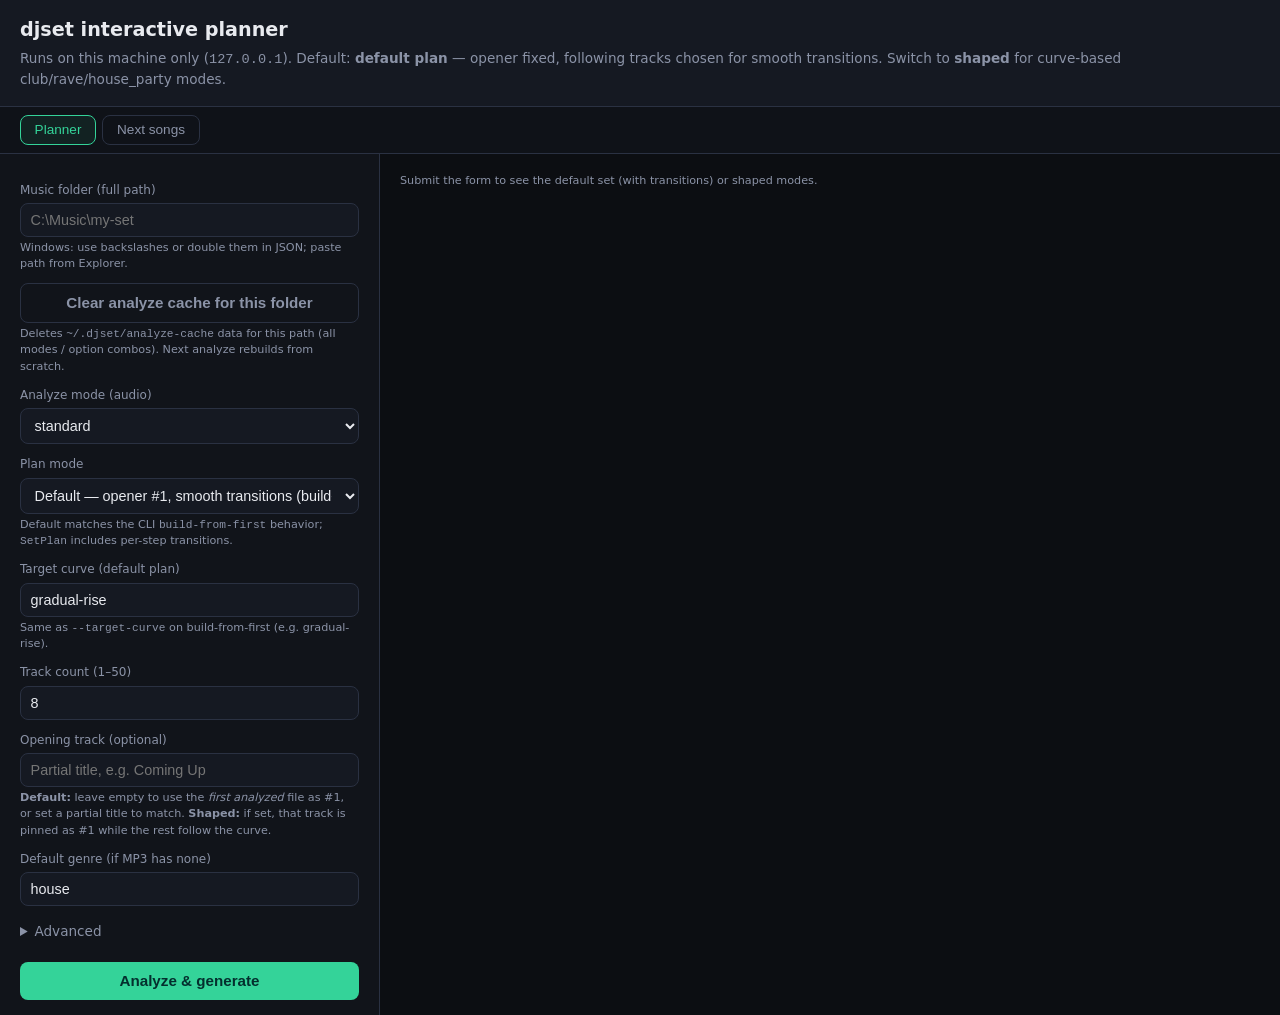
<file: viewer/interactive/index.html>
<!DOCTYPE html>
<html lang="en">
  <head>
    <meta charset="UTF-8" />
    <meta name="viewport" content="width=device-width, initial-scale=1" />
    <title>djset — interactive planner</title>
    <style>
      :root {
        --bg: #0c0e12;
        --panel: #151922;
        --border: #2a3142;
        --text: #e8eaef;
        --muted: #8b93a7;
        --accent: #34d399;
        --err: #f87171;
        --font: "Segoe UI", system-ui, sans-serif;
      }
      * {
        box-sizing: border-box;
      }
      body {
        margin: 0;
        font-family: var(--font);
        background: var(--bg);
        color: var(--text);
        line-height: 1.45;
        min-height: 100vh;
      }
      header {
        padding: 1rem 1.25rem;
        border-bottom: 1px solid var(--border);
        background: var(--panel);
      }
      header h1 {
        margin: 0;
        font-size: 1.2rem;
      }
      header p {
        margin: 0.35rem 0 0;
        color: var(--muted);
        font-size: 0.85rem;
      }
      .layout {
        display: grid;
        grid-template-columns: minmax(280px, 380px) 1fr;
        gap: 0;
        min-height: calc(100vh - 72px);
      }
      @media (max-width: 900px) {
        .layout {
          grid-template-columns: 1fr;
        }
      }
      aside {
        border-right: 1px solid var(--border);
        padding: 1rem 1.25rem;
        background: #11141a;
      }
      main {
        padding: 1rem 1.25rem;
        overflow: auto;
      }
      label {
        display: block;
        font-size: 0.75rem;
        color: var(--muted);
        margin: 0.75rem 0 0.25rem;
      }
      input[type="text"],
      input[type="number"],
      select {
        width: 100%;
        padding: 0.5rem 0.6rem;
        border-radius: 8px;
        border: 1px solid var(--border);
        background: var(--panel);
        color: var(--text);
        font-size: 0.9rem;
      }
      .hint {
        font-size: 0.7rem;
        color: var(--muted);
        margin-top: 0.2rem;
      }
      .btn {
        margin-top: 1.25rem;
        width: 100%;
        padding: 0.65rem 1rem;
        border: none;
        border-radius: 8px;
        background: var(--accent);
        color: #042f2e;
        font-weight: 700;
        cursor: pointer;
        font-size: 0.95rem;
      }
      .btn:disabled {
        opacity: 0.5;
        cursor: not-allowed;
      }
      .btn.outline {
        margin-top: 0.65rem;
        background: transparent;
        border: 1px solid var(--border);
        color: var(--muted);
        font-weight: 600;
      }
      .btn.outline:hover:not(:disabled) {
        border-color: var(--accent);
        color: var(--accent);
      }
      details {
        margin-top: 1rem;
        font-size: 0.85rem;
        color: var(--muted);
      }
      .status {
        margin-top: 0.75rem;
        padding: 0.6rem;
        border-radius: 8px;
        font-size: 0.8rem;
        background: var(--panel);
        border: 1px solid var(--border);
      }
      .status.error {
        border-color: #7f1d1d;
        color: var(--err);
      }
      .meta {
        display: flex;
        flex-wrap: wrap;
        gap: 0.75rem;
        font-size: 0.8rem;
        color: var(--muted);
        margin-bottom: 1rem;
      }
      .tabs {
        display: flex;
        gap: 0.4rem;
        flex-wrap: wrap;
        margin-bottom: 0.75rem;
      }
      .tab {
        padding: 0.4rem 0.85rem;
        border-radius: 8px;
        border: 1px solid var(--border);
        background: transparent;
        color: var(--muted);
        cursor: pointer;
        font-size: 0.85rem;
      }
      .tab.active {
        border-color: var(--accent);
        color: var(--accent);
        background: rgba(52, 211, 153, 0.08);
      }
      .hidden {
        display: none !important;
      }
      table {
        width: 100%;
        border-collapse: collapse;
        font-size: 0.8rem;
        background: var(--panel);
        border: 1px solid var(--border);
        border-radius: 8px;
        overflow: hidden;
      }
      th,
      td {
        padding: 0.45rem 0.55rem;
        text-align: left;
        border-bottom: 1px solid var(--border);
      }
      th {
        color: var(--muted);
        font-weight: 600;
      }
      .num {
        text-align: right;
        font-variant-numeric: tabular-nums;
      }
      h2 {
        font-size: 1rem;
        margin: 1rem 0 0.5rem;
        color: var(--accent);
      }
      a {
        color: var(--accent);
      }
      .app-nav {
        display: flex;
        gap: 0.4rem;
        flex-wrap: wrap;
        padding: 0.5rem 1.25rem;
        border-bottom: 1px solid var(--border);
        background: #0f1218;
      }
      textarea {
        width: 100%;
        min-height: 5rem;
        padding: 0.5rem 0.6rem;
        border-radius: 8px;
        border: 1px solid var(--border);
        background: var(--panel);
        color: var(--text);
        font-size: 0.85rem;
        font-family: var(--font);
      }
    </style>
  </head>
  <body>
    <header>
      <h1>djset interactive planner</h1>
      <p>
        Runs on this machine only (<code>127.0.0.1</code>). Default: <strong>default plan</strong> — opener fixed, following tracks chosen for
        smooth transitions. Switch to <strong>shaped</strong> for curve-based club/rave/house_party modes.
      </p>
    </header>
    <nav class="app-nav" aria-label="Main">
      <button type="button" class="tab active" id="navPlanner" data-page="planner">Planner</button>
      <button type="button" class="tab" id="navNext" data-page="next">Next songs</button>
    </nav>
    <div id="pagePlanner">
    <div class="layout">
      <aside>
        <form id="form">
          <label for="musicDir">Music folder (full path)</label>
          <input type="text" id="musicDir" name="musicDir" placeholder="C:\Music\my-set" required autocomplete="off" />
          <div class="hint">Windows: use backslashes or double them in JSON; paste path from Explorer.</div>
          <button type="button" class="btn outline" id="btnClearCachePlanner">Clear analyze cache for this folder</button>
          <div class="hint">Deletes <code>~/.djset/analyze-cache</code> data for this path (all modes / option combos). Next analyze rebuilds from scratch.</div>

          <label for="analyzerMode">Analyze mode (audio)</label>
          <select id="analyzerMode" name="analyzerMode">
            <option value="standard">standard</option>
            <option value="rekordbox-like">rekordbox-like</option>
          </select>

          <label for="planMode">Plan mode</label>
          <select id="planMode" name="planMode">
            <option value="default" selected>Default — opener #1, smooth transitions (build-from-first)</option>
            <option value="shaped">Shaped — curve modes (club / rave / house_party)</option>
          </select>
          <div class="hint" id="planModeHint">
            Default matches the CLI <code>build-from-first</code> behavior; <code>SetPlan</code> includes per-step transitions.
          </div>

          <div id="defaultOptions">
            <label for="targetCurve">Target curve (default plan)</label>
            <input type="text" id="targetCurve" name="targetCurve" value="gradual-rise" autocomplete="off" />
            <div class="hint">Same as <code>--target-curve</code> on build-from-first (e.g. gradual-rise).</div>
          </div>

          <div id="shapedOptions" class="hidden">
            <label for="shapeModes">Set-shape mode(s)</label>
            <select id="shapeModes" name="shapeModes">
              <option value="all">all (club, rave, house_party)</option>
              <option value="club">club</option>
              <option value="rave">rave</option>
              <option value="house_party">house_party</option>
            </select>
          </div>

          <label for="count">Track count (1–50)</label>
          <input type="number" id="count" name="count" min="1" max="50" value="8" />

          <label for="firstTrackTitle">Opening track (optional)</label>
          <input type="text" id="firstTrackTitle" name="firstTrackTitle" placeholder="Partial title, e.g. Coming Up" autocomplete="off" />
          <div class="hint" id="openingHint">
            <strong>Default:</strong> leave empty to use the <em>first analyzed</em> file as #1, or set a partial title to match.
            <strong>Shaped:</strong> if set, that track is pinned as #1 while the rest follow the curve.
          </div>

          <label for="defaultGenre">Default genre (if MP3 has none)</label>
          <input type="text" id="defaultGenre" name="defaultGenre" value="house" />

          <details>
            <summary>Advanced</summary>
            <label for="analyzeWorkers">Parallel workers (1–32)</label>
            <input type="number" id="analyzeWorkers" name="analyzeWorkers" min="1" max="32" value="4" />
            <label for="pythonCmd">Python command</label>
            <input type="text" id="pythonCmd" name="pythonCmd" value="python" />
            <label for="analyzerScript">Analyzer script path</label>
            <input type="text" id="analyzerScript" name="analyzerScript" value="python/audio_analyzer.py" />
            <label for="style">Planner style label (optional)</label>
            <input type="text" id="style" name="style" placeholder="tech-house" />
            <label class="checkbox-label"><input type="checkbox" id="reanalyze" name="reanalyze" /> Force re-analyze (ignore per-file cache; still writes under ~/.djset/analyze-cache)</label>
          </details>

          <button type="submit" class="btn" id="submitBtn">Analyze &amp; generate</button>
        </form>
        <div id="status" class="status hidden"></div>
      </aside>
      <main>
        <div id="empty" class="hint">Submit the form to see the default set (with transitions) or shaped modes.</div>
        <div id="results" class="hidden"></div>
      </main>
    </div>
    </div>

    <div id="pageNext" class="hidden">
      <div class="layout">
        <aside>
          <form id="formNext">
            <p class="hint" style="margin: 0 0 0.75rem; font-size: 0.8rem; color: var(--text)">
              Uses the same transition scorer as the planner, then biases ranks by crowd intent.
            </p>
            <label for="nsMusicDir">Music folder (full path)</label>
            <input type="text" id="nsMusicDir" name="nsMusicDir" placeholder="C:\Music\my-set" required autocomplete="off" />
            <button type="button" class="btn outline" id="btnClearCacheNext">Clear analyze cache for this folder</button>
            <div class="hint">Same as planner: removes cached JSON + per-file Python features for this library path.</div>

            <label for="nsAnalyzerMode">Analyze mode (audio)</label>
            <select id="nsAnalyzerMode" name="nsAnalyzerMode">
              <option value="standard">standard</option>
              <option value="rekordbox-like">rekordbox-like</option>
            </select>

            <label for="nsCurrentTitle">Current track (partial title)</label>
            <input type="text" id="nsCurrentTitle" name="nsCurrentTitle" placeholder="e.g. Coming Up" required autocomplete="off" />

            <label for="nsCandidateTitles">Candidate tracks (optional)</label>
            <textarea id="nsCandidateTitles" name="nsCandidateTitles" placeholder="One partial title per line. Leave empty to use every other track in the folder."></textarea>
            <div class="hint">Empty = all analyzed tracks except the current one.</div>

            <label for="nsIntent">Crowd intent</label>
            <select id="nsIntent" name="nsIntent">
              <option value="uplift">Uplift — higher energy, room lift</option>
              <option value="chill">Chill — softer, smoother</option>
              <option value="groovy">Groovy — similar energy, flow</option>
            </select>

            <label for="nsNumRecs">Number of recommendations (1–20)</label>
            <input type="number" id="nsNumRecs" name="nsNumRecs" min="1" max="20" value="5" />

            <label for="nsDefaultGenre">Default genre (if MP3 has none)</label>
            <input type="text" id="nsDefaultGenre" name="nsDefaultGenre" value="house" />

            <details>
              <summary>Advanced</summary>
              <label for="nsAnalyzeWorkers">Parallel workers (1–32)</label>
              <input type="number" id="nsAnalyzeWorkers" name="nsAnalyzeWorkers" min="1" max="32" value="4" />
              <label for="nsPythonCmd">Python command</label>
              <input type="text" id="nsPythonCmd" name="nsPythonCmd" value="python" />
              <label for="nsAnalyzerScript">Analyzer script path</label>
              <input type="text" id="nsAnalyzerScript" name="nsAnalyzerScript" value="python/audio_analyzer.py" />
              <label class="checkbox-label"><input type="checkbox" id="nsReanalyze" name="nsReanalyze" /> Force re-analyze</label>
            </details>

            <button type="submit" class="btn" id="nsSubmitBtn">Analyze &amp; rank next songs</button>
          </form>
          <div id="nsStatus" class="status hidden"></div>
        </aside>
        <main>
          <div id="nsEmpty" class="hint">Submit the form to see ranked recommendations.</div>
          <div id="nsResults" class="hidden"></div>
        </main>
      </div>
    </div>

    <script>
      (function () {
        var form = document.getElementById("form");
        var statusEl = document.getElementById("status");
        var results = document.getElementById("results");
        var empty = document.getElementById("empty");
        var submitBtn = document.getElementById("submitBtn");
        var planModeEl = document.getElementById("planMode");
        var defaultOptions = document.getElementById("defaultOptions");
        var shapedOptions = document.getElementById("shapedOptions");
        var pagePlanner = document.getElementById("pagePlanner");
        var pageNext = document.getElementById("pageNext");
        var navPlanner = document.getElementById("navPlanner");
        var navNext = document.getElementById("navNext");

        function setAppPage(name) {
          var isPlanner = name === "planner";
          pagePlanner.classList.toggle("hidden", !isPlanner);
          pageNext.classList.toggle("hidden", isPlanner);
          navPlanner.classList.toggle("active", isPlanner);
          navNext.classList.toggle("active", !isPlanner);
        }
        navPlanner.addEventListener("click", function () {
          setAppPage("planner");
        });
        navNext.addEventListener("click", function () {
          setAppPage("next");
        });

        function syncPlanModeUi() {
          var isDefault = planModeEl.value === "default";
          defaultOptions.classList.toggle("hidden", !isDefault);
          shapedOptions.classList.toggle("hidden", isDefault);
        }
        planModeEl.addEventListener("change", syncPlanModeUi);
        syncPlanModeUi();

        function esc(s) {
          if (s == null) return "";
          var d = document.createElement("div");
          d.textContent = String(s);
          return d.innerHTML;
        }

        function formatBpm(t) {
          if (t == null || t.bpm == null || t.bpm === "") return "—";
          var b = Number(t.bpm);
          if (!isFinite(b) || b <= 0) return "—";
          return String(Math.round(b * 10) / 10);
        }

        function formatGenre(t) {
          if (t == null) return "—";
          var g = t.genreTags;
          if (!Array.isArray(g) || g.length === 0) return "—";
          var parts = [];
          for (var i = 0; i < g.length; i++) {
            if (g[i] != null && String(g[i]).trim() !== "") parts.push(String(g[i]).trim());
          }
          return parts.length ? parts.join(", ") : "—";
        }

        /** id -> display title for transition rows (falls back to id). */
        function trackLabelById(tracks) {
          var map = {};
          (tracks || []).forEach(function (t) {
            if (t && t.id != null && t.id !== "") map[t.id] = t.title && String(t.title).trim() !== "" ? t.title : t.id;
          });
          return map;
        }

        /** id -> full track for transitions (genre / BPM). */
        function trackMapById(tracks) {
          var map = {};
          (tracks || []).forEach(function (t) {
            if (t && t.id != null && t.id !== "") map[t.id] = t;
          });
          return map;
        }

        function showStatus(msg, isErr) {
          statusEl.textContent = msg;
          statusEl.classList.remove("hidden");
          statusEl.classList.toggle("error", !!isErr);
        }

        function clearStatus() {
          statusEl.classList.add("hidden");
          statusEl.textContent = "";
        }

        function renderDefaultPlan(data) {
          var sp = data.setPlan;
          if (!sp) return "";
          var opener = data.openerNote || data.greedyOpenerNote;
          var html = "";
          html += '<div class="meta">';
          html += "<span>Plan: <strong>default</strong></span>";
          html += "<span>Analyzed: <strong>" + esc(data.analyzedTrackCount) + "</strong></span>";
          html += "<span>Tracks: <strong>" + esc(data.seedTrackCount) + "</strong></span>";
          if (opener) {
            html += "<span>Opener: <strong>" + esc(opener) + "</strong></span>";
          }
          if (data.analyzeOutputPath) {
            html +=
              "<span style='flex-basis:100%;font-size:0.75rem;color:var(--muted)'>Analyze JSON: <code style='word-break:break-all'>" +
              esc(data.analyzeOutputPath) +
              "</code></span>";
          }
          html += "</div>";
          html += "<h2>Default set (build-from-first)</h2>";
          html += '<div class="meta"><span>Style: <strong>' + esc(sp.style) + "</strong></span>";
          html += "<span>Curve: <strong>" + esc(sp.targetCurve) + "</strong></span>";
          html += "<span>Overall: <strong>" + esc(sp.overallScore != null ? sp.overallScore.toFixed(3) : "—") + "</strong></span></div>";
          html += "<table><thead><tr><th>#</th><th>Title</th><th>Genre</th><th class='num'>BPM</th><th class='num'>djE</th><th class='num'>Ten</th></tr></thead><tbody>";
          (sp.orderedTracks || []).forEach(function (t, i) {
            html +=
              "<tr><td class='num'>" +
              (i + 1) +
              "</td><td>" +
              esc(t.title) +
              "</td><td>" +
              esc(formatGenre(t)) +
              "</td><td class='num'>" +
              esc(formatBpm(t)) +
              "</td><td class='num'>" +
              esc(t.djEnergy != null ? t.djEnergy.toFixed(2) : "—") +
              "</td><td class='num'>" +
              esc(t.tension != null ? t.tension.toFixed(2) : "—") +
              "</td></tr>";
          });
          html += "</tbody></table>";
          var trans = sp.transitions || [];
          if (trans.length) {
            var tLabels = trackLabelById(sp.orderedTracks);
            var tById = trackMapById(sp.orderedTracks);
            html +=
              "<h2>Transitions</h2><table><thead><tr><th>From → To</th><th>Genre (from)</th><th class='num'>BPM</th><th>Genre (to)</th><th class='num'>BPM</th><th class='num'>Score</th><th>Mix</th><th>Reasons</th></tr></thead><tbody>";
            trans.forEach(function (tr) {
              var reasons = Array.isArray(tr.reasons) ? tr.reasons.join("; ") : "";
              var fromL = tLabels[tr.fromTrackId] || tr.fromTrackId;
              var toL = tLabels[tr.toTrackId] || tr.toTrackId;
              var fromT = tById[tr.fromTrackId] || {};
              var toT = tById[tr.toTrackId] || {};
              html +=
                "<tr><td><small>" +
                esc(fromL) +
                " → " +
                esc(toL) +
                "</small></td><td>" +
                esc(formatGenre(fromT)) +
                "</td><td class='num'>" +
                esc(formatBpm(fromT)) +
                "</td><td>" +
                esc(formatGenre(toT)) +
                "</td><td class='num'>" +
                esc(formatBpm(toT)) +
                "</td><td class='num'>" +
                esc(tr.compatibilityScore != null ? tr.compatibilityScore.toFixed(3) : "—") +
                "</td><td>" +
                esc(tr.mixSuggestion) +
                "</td><td style='font-size:0.75rem;color:var(--muted)'>" +
                esc(reasons) +
                "</td></tr>";
            });
            html += "</tbody></table>";
          }
          return html;
        }

        function render(data) {
          empty.classList.add("hidden");
          results.classList.remove("hidden");
          var html = "";

          if ((data.planMode === "default" || data.planMode === "greedy") && data.setPlan) {
            html = renderDefaultPlan(data);
            results.innerHTML = html;
            return;
          }

          html += '<div class="meta">';
          html += "<span>Plan: <strong>shaped</strong></span>";
          html += "<span>Analyzed: <strong>" + esc(data.analyzedTrackCount) + "</strong></span>";
          html += "<span>Seed: <strong>" + esc(data.seedTrackCount) + "</strong></span>";
          if (data.pinFirst) {
            html += "<span>Pinned opener: <strong>" + esc(data.firstTrackTitleQuery) + "</strong></span>";
          }
          html += "</div>";

          if (data.seedTracks && data.seedTracks.length) {
            html += "<h2>Seed order (before shape)</h2><table><thead><tr><th>#</th><th>Title</th><th>BPM</th><th>djE</th><th>Ten</th></tr></thead><tbody>";
            data.seedTracks.forEach(function (t, i) {
              html +=
                "<tr><td class='num'>" +
                (i + 1) +
                "</td><td>" +
                esc(t.title) +
                "</td><td class='num'>" +
                esc(t.bpm) +
                "</td><td class='num'>" +
                esc(t.djEnergy != null ? t.djEnergy.toFixed(2) : "—") +
                "</td><td class='num'>" +
                esc(t.tension != null ? t.tension.toFixed(2) : "—") +
                "</td></tr>";
            });
            html += "</tbody></table>";
          }

          var modes = data.shapeByMode ? Object.keys(data.shapeByMode) : [];
          if (modes.length) {
            html += '<div class="tabs" id="modeTabs">';
            modes.forEach(function (k, i) {
              html +=
                '<button type="button" class="tab' +
                (i === 0 ? " active" : "") +
                '" data-tab="' +
                esc(k) +
                '">' +
                esc(k) +
                "</button>";
            });
            html += '</div><div id="modePanels">';
            modes.forEach(function (k, i) {
              var plan = data.shapeByMode[k];
              html += '<div class="mode-panel' + (i === 0 ? "" : " hidden") + '" data-panel="' + esc(k) + '">';
              html += "<h2>Mode: " + esc(k) + "</h2>";
              html += "<table><thead><tr><th>#</th><th>Title</th><th>BPM</th><th>djE</th><th>Ten</th><th>Slot fit</th></tr></thead><tbody>";
              var tracks = plan.orderedTracks || [];
              var dbg = plan.slotDebug || [];
              tracks.forEach(function (t, j) {
                var d = dbg[j] || {};
                var fit = d.slotFitScore != null ? d.slotFitScore.toFixed(2) : "—";
                html +=
                  "<tr><td class='num'>" +
                  (j + 1) +
                  "</td><td>" +
                  esc(t.title) +
                  "</td><td class='num'>" +
                  esc(t.bpm) +
                  "</td><td class='num'>" +
                  esc(t.djEnergy != null ? t.djEnergy.toFixed(2) : "—") +
                  "</td><td class='num'>" +
                  esc(t.tension != null ? t.tension.toFixed(2) : "—") +
                  "</td><td class='num'>" +
                  esc(fit) +
                  "</td></tr>";
              });
              html += "</tbody></table></div>";
            });
            html += "</div>";
          }

          results.innerHTML = html;

          var tabs = results.querySelectorAll("#modeTabs .tab");
          var panels = results.querySelectorAll("#modePanels .mode-panel");
          tabs.forEach(function (tab) {
            tab.addEventListener("click", function () {
              var name = tab.getAttribute("data-tab");
              tabs.forEach(function (t) {
                t.classList.remove("active");
              });
              tab.classList.add("active");
              panels.forEach(function (p) {
                p.classList.toggle("hidden", p.getAttribute("data-panel") !== name);
              });
            });
          });
        }

        form.addEventListener("submit", function (e) {
          e.preventDefault();
          clearStatus();
          submitBtn.disabled = true;
          var payload = {
            musicDir: document.getElementById("musicDir").value.trim(),
            analyzerMode: document.getElementById("analyzerMode").value,
            planMode: document.getElementById("planMode").value,
            count: parseInt(document.getElementById("count").value, 10) || 8,
            firstTrackTitle: document.getElementById("firstTrackTitle").value.trim(),
            defaultGenre: document.getElementById("defaultGenre").value.trim(),
            analyzeWorkers: parseInt(document.getElementById("analyzeWorkers").value, 10) || 4,
            pythonCmd: document.getElementById("pythonCmd").value.trim() || "python",
            analyzerScript: document.getElementById("analyzerScript").value.trim() || "python/audio_analyzer.py",
          };
          if (document.getElementById("reanalyze").checked) {
            payload.reanalyze = true;
          }
          if (payload.planMode === "default" || payload.planMode === "greedy") {
            payload.targetCurve = document.getElementById("targetCurve").value.trim() || "gradual-rise";
          } else {
            payload.shapeModes = document.getElementById("shapeModes").value;
          }
          var st = document.getElementById("style").value.trim();
          if (st) payload.style = st;

          showStatus("Running analyze + planner (may take a while)…", false);

          fetch("/api/run", {
            method: "POST",
            headers: { "Content-Type": "application/json" },
            body: JSON.stringify(payload),
          })
            .then(function (r) {
              return r.json().then(function (j) {
                return { ok: r.ok, body: j };
              });
            })
            .then(function (x) {
              submitBtn.disabled = false;
              if (!x.body.ok) {
                showStatus(x.body.error || "Request failed", true);
                return;
              }
              showStatus("Done. Temp JSON: " + (x.body.analyzeOutputPath || ""), false);
              render(x.body);
            })
            .catch(function (err) {
              submitBtn.disabled = false;
              showStatus(String(err), true);
            });
        });

        var formNext = document.getElementById("formNext");
        var nsStatus = document.getElementById("nsStatus");
        var nsEmpty = document.getElementById("nsEmpty");
        var nsResults = document.getElementById("nsResults");
        var nsSubmitBtn = document.getElementById("nsSubmitBtn");

        function nsShowStatus(msg, isErr) {
          nsStatus.textContent = msg;
          nsStatus.classList.remove("hidden");
          nsStatus.classList.toggle("error", !!isErr);
        }
        function nsClearStatus() {
          nsStatus.classList.add("hidden");
          nsStatus.textContent = "";
        }

        function postClearCache(musicDir) {
          var path = (musicDir && String(musicDir).trim()) || "";
          return fetch("/api/clear-cache", {
            method: "POST",
            headers: { "Content-Type": "application/json" },
            body: JSON.stringify({ musicDir: path }),
          }).then(function (r) {
            return r.json().then(function (j) {
              return { ok: r.ok, body: j };
            });
          });
        }

        document.getElementById("btnClearCachePlanner").addEventListener("click", function () {
          var btn = document.getElementById("btnClearCachePlanner");
          var dir = document.getElementById("musicDir").value;
          if (!dir || !String(dir).trim()) {
            showStatus("Enter a music folder path first.", true);
            return;
          }
          btn.disabled = true;
          postClearCache(dir)
            .then(function (x) {
              btn.disabled = false;
              if (!x.body.ok) {
                showStatus(x.body.error || "Clear cache failed", true);
                return;
              }
              var n = x.body.removedEntries != null ? x.body.removedEntries : 0;
              var msg = x.body.hadCache ? "Cache cleared. Removed " + n + " item(s)." : "No cache was present for this folder.";
              showStatus(msg, false);
            })
            .catch(function (err) {
              btn.disabled = false;
              showStatus(String(err), true);
            });
        });

        document.getElementById("btnClearCacheNext").addEventListener("click", function () {
          var btn = document.getElementById("btnClearCacheNext");
          var dir = document.getElementById("nsMusicDir").value;
          if (!dir || !String(dir).trim()) {
            nsShowStatus("Enter a music folder path first.", true);
            return;
          }
          btn.disabled = true;
          postClearCache(dir)
            .then(function (x) {
              btn.disabled = false;
              if (!x.body.ok) {
                nsShowStatus(x.body.error || "Clear cache failed", true);
                return;
              }
              var n = x.body.removedEntries != null ? x.body.removedEntries : 0;
              var msg = x.body.hadCache ? "Cache cleared. Removed " + n + " item(s)." : "No cache was present for this folder.";
              nsShowStatus(msg, false);
            })
            .catch(function (err) {
              btn.disabled = false;
              nsShowStatus(String(err), true);
            });
        });

        function renderNextSongs(data) {
          nsEmpty.classList.add("hidden");
          nsResults.classList.remove("hidden");
          var cur = data.currentTrack || {};
          var html = "";
          html += '<div class="meta">';
          html += "<span>Intent: <strong>" + esc(data.intent) + "</strong></span>";
          html += "<span>Analyzed: <strong>" + esc(data.analyzedTrackCount) + "</strong></span>";
          html +=
            "<span>Showing: <strong>" +
            esc((data.recommendations || []).length) +
            "</strong> of " +
            esc(data.numberOfRecommendations) +
            "</span>";
          html += "</div>";
          html += "<h2>Now playing</h2><p>" + esc(cur.title || cur.id) + (cur.artist ? " — " + esc(cur.artist) : "") + "</p>";
          html +=
            "<h2>Recommendations</h2><table><thead><tr><th>#</th><th>Title</th><th>Artist</th><th>Genre</th><th class='num'>BPM</th><th class='num'>Score</th><th>Mix</th><th>Why</th></tr></thead><tbody>";
          (data.recommendations || []).forEach(function (row, i) {
            var t = row.track || {};
            html +=
              "<tr><td class='num'>" +
              (i + 1) +
              "</td><td>" +
              esc(t.title) +
              "</td><td>" +
              esc(t.artist) +
              "</td><td>" +
              esc(formatGenre(t)) +
              "</td><td class='num'>" +
              esc(formatBpm(t)) +
              "</td><td class='num'>" +
              esc(row.finalScore != null ? row.finalScore.toFixed(3) : "—") +
              "</td><td style='font-size:0.82rem'>" +
              esc(row.mixSuggestion != null && String(row.mixSuggestion).trim() !== "" ? row.mixSuggestion : "—") +
              "</td><td style='font-size:0.78rem;color:var(--muted)'>" +
              esc(row.explanation) +
              "</td></tr>";
          });
          html += "</tbody></table>";
          if (data.analyzeOutputPath) {
            html +=
              '<p class="hint" style="margin-top:0.75rem">Analyze JSON: <code style="word-break:break-all">' +
              esc(data.analyzeOutputPath) +
              "</code></p>";
          }
          nsResults.innerHTML = html;
        }

        formNext.addEventListener("submit", function (e) {
          e.preventDefault();
          nsClearStatus();
          nsSubmitBtn.disabled = true;
          var lines = document.getElementById("nsCandidateTitles").value.split(/\r?\n/);
          var titles = [];
          lines.forEach(function (line) {
            var t = line.trim();
            if (t) titles.push(t);
          });
          var nRec = parseInt(document.getElementById("nsNumRecs").value, 10);
          if (isNaN(nRec) || nRec < 1) nRec = 5;
          if (nRec > 20) nRec = 20;
          var payload = {
            musicDir: document.getElementById("nsMusicDir").value.trim(),
            analyzerMode: document.getElementById("nsAnalyzerMode").value,
            currentTrackTitle: document.getElementById("nsCurrentTitle").value.trim(),
            intent: document.getElementById("nsIntent").value,
            numberOfRecommendations: nRec,
            defaultGenre: document.getElementById("nsDefaultGenre").value.trim(),
            analyzeWorkers: parseInt(document.getElementById("nsAnalyzeWorkers").value, 10) || 4,
            pythonCmd: document.getElementById("nsPythonCmd").value.trim() || "python",
            analyzerScript: document.getElementById("nsAnalyzerScript").value.trim() || "python/audio_analyzer.py",
          };
          if (titles.length) payload.candidateTrackTitles = titles;
          if (document.getElementById("nsReanalyze").checked) payload.reanalyze = true;

          nsShowStatus("Running analyze + next-song ranking…", false);

          fetch("/api/next-songs", {
            method: "POST",
            headers: { "Content-Type": "application/json" },
            body: JSON.stringify(payload),
          })
            .then(function (r) {
              return r.json().then(function (j) {
                return { ok: r.ok, body: j };
              });
            })
            .then(function (x) {
              nsSubmitBtn.disabled = false;
              if (!x.body.ok) {
                nsShowStatus(x.body.error || "Request failed", true);
                return;
              }
              nsShowStatus("Done.", false);
              renderNextSongs(x.body);
            })
            .catch(function (err) {
              nsSubmitBtn.disabled = false;
              nsShowStatus(String(err), true);
            });
        });
      })();
    </script>
  </body>
</html>
</file>
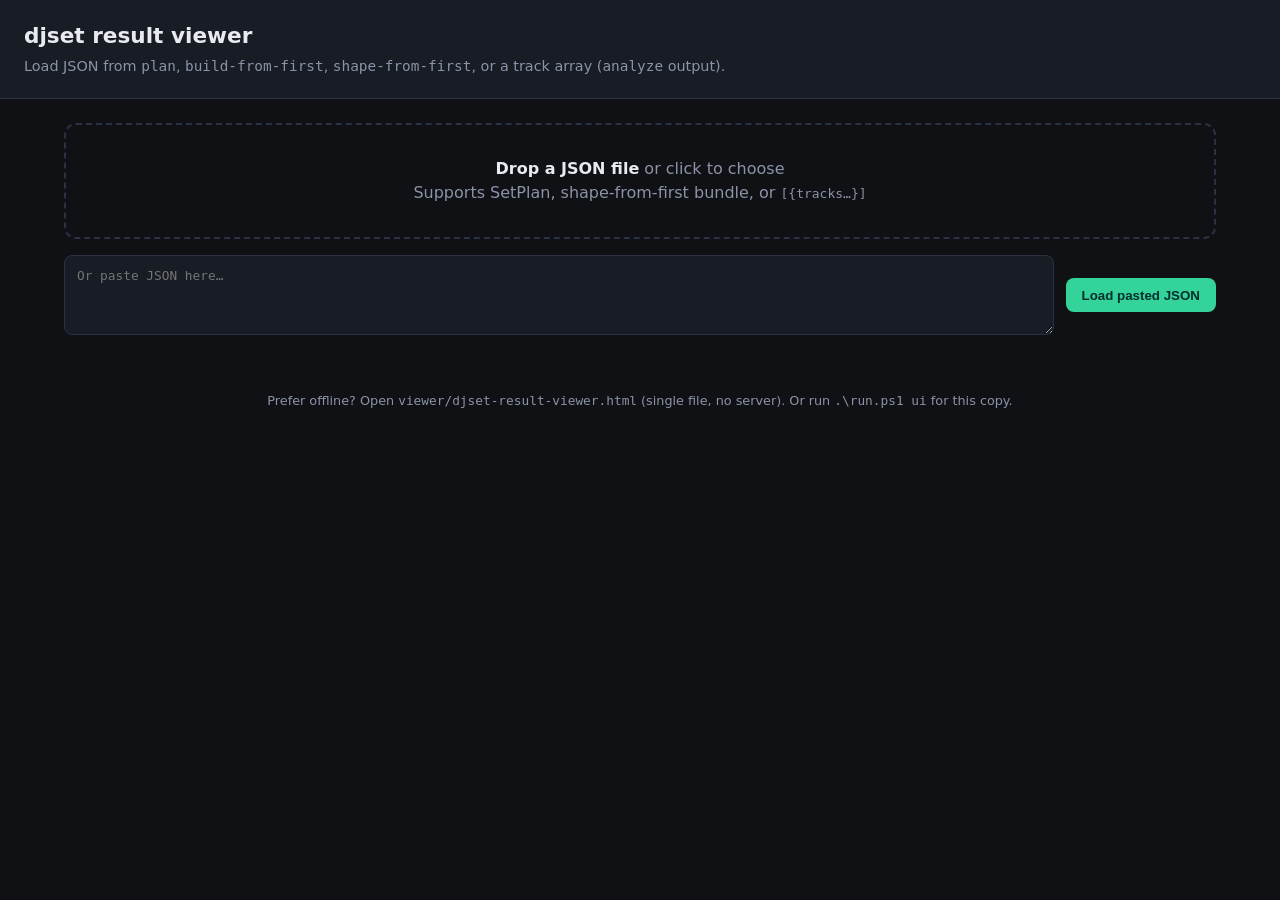
<file: viewer/ui/index.html>
<!DOCTYPE html>
<html lang="en">
  <head>
    <meta charset="UTF-8" />
    <meta name="viewport" content="width=device-width, initial-scale=1" />
    <title>djset — result viewer</title>
    <link rel="stylesheet" href="styles.css" />
  </head>
  <body>
    <header>
      <h1>djset result viewer</h1>
      <p>
        Load JSON from <code>plan</code>, <code>build-from-first</code>, <code>shape-from-first</code>, or a track
        array (<code>analyze</code> output).
      </p>
    </header>
    <main>
      <div id="dropzone" class="dropzone">
        <strong>Drop a JSON file</strong> or click to choose<br />
        <span>Supports SetPlan, shape-from-first bundle, or <code>[{tracks…}]</code></span>
      </div>
      <input type="file" id="fileInput" accept=".json,application/json" class="hidden" />

      <div class="paste-row">
        <textarea id="jsonPaste" placeholder="Or paste JSON here…"></textarea>
        <button type="button" class="btn" id="loadPaste">Load pasted JSON</button>
      </div>

      <div id="error" class="error hidden" role="alert"></div>
      <div id="content"></div>
    </main>
    <footer>
      Prefer offline? Open <code>viewer/djset-result-viewer.html</code> (single file, no server). Or run
      <code>.\run.ps1 ui</code> for this copy.
    </footer>
    <script src="app.js"></script>
  </body>
</html>
</file>
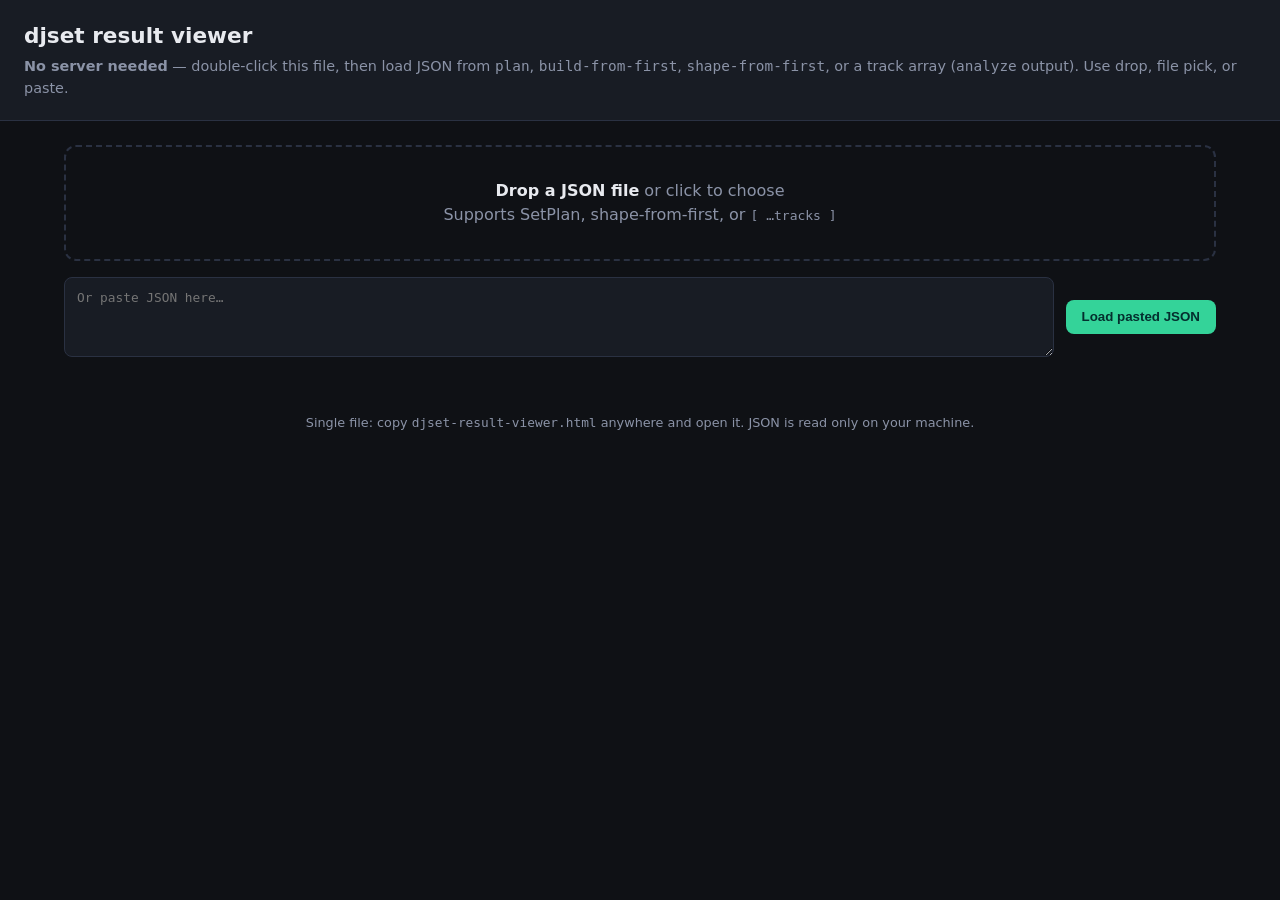
<file: viewer/djset-result-viewer.html>
<!DOCTYPE html>
<html lang="en">
  <head>
    <meta charset="UTF-8" />
    <meta name="viewport" content="width=device-width, initial-scale=1" />
    <title>djset — result viewer (offline)</title>
    <style>
      :root {
        --bg: #0f1115;
        --surface: #181c24;
        --border: #2a3142;
        --text: #e8eaef;
        --muted: #8b93a7;
        --accent: #6ee7b7;
        --accent-dim: #34d399;
        --font: "Segoe UI", system-ui, sans-serif;
      }
      * {
        box-sizing: border-box;
      }
      body {
        margin: 0;
        font-family: var(--font);
        background: var(--bg);
        color: var(--text);
        line-height: 1.5;
        min-height: 100vh;
      }
      header {
        padding: 1.25rem 1.5rem;
        border-bottom: 1px solid var(--border);
        background: var(--surface);
      }
      header h1 {
        margin: 0 0 0.25rem;
        font-size: 1.35rem;
        font-weight: 600;
      }
      header p {
        margin: 0;
        color: var(--muted);
        font-size: 0.9rem;
      }
      main {
        max-width: 1200px;
        margin: 0 auto;
        padding: 1.5rem;
      }
      .dropzone {
        border: 2px dashed var(--border);
        border-radius: 12px;
        padding: 2rem;
        text-align: center;
        color: var(--muted);
        cursor: pointer;
        transition: border-color 0.2s, background 0.2s;
      }
      .dropzone:hover,
      .dropzone.dragover {
        border-color: var(--accent-dim);
        background: rgba(52, 211, 153, 0.06);
      }
      .dropzone strong {
        color: var(--text);
      }
      .paste-row {
        margin-top: 1rem;
        display: flex;
        gap: 0.75rem;
        flex-wrap: wrap;
        align-items: center;
      }
      .paste-row textarea {
        flex: 1;
        min-width: 280px;
        min-height: 80px;
        padding: 0.75rem;
        border-radius: 8px;
        border: 1px solid var(--border);
        background: var(--surface);
        color: var(--text);
        font-family: ui-monospace, monospace;
        font-size: 0.8rem;
      }
      .btn {
        padding: 0.6rem 1rem;
        border-radius: 8px;
        border: none;
        background: var(--accent-dim);
        color: #042f2e;
        font-weight: 600;
        cursor: pointer;
      }
      .btn:hover {
        filter: brightness(1.08);
      }
      .error {
        margin-top: 1rem;
        padding: 0.75rem 1rem;
        border-radius: 8px;
        background: rgba(239, 68, 68, 0.15);
        color: #fca5a5;
        font-size: 0.9rem;
      }
      section {
        margin-top: 2rem;
      }
      section h2 {
        font-size: 1.1rem;
        margin: 0 0 1rem;
        color: var(--accent);
        font-weight: 600;
      }
      .meta {
        display: flex;
        flex-wrap: wrap;
        gap: 1rem;
        margin-bottom: 1rem;
        font-size: 0.85rem;
        color: var(--muted);
      }
      .meta span strong {
        color: var(--text);
      }
      .chart-wrap {
        background: var(--surface);
        border: 1px solid var(--border);
        border-radius: 10px;
        padding: 1rem;
        margin-bottom: 1rem;
      }
      .chart-wrap h3 {
        margin: 0 0 0.75rem;
        font-size: 0.85rem;
        color: var(--muted);
        font-weight: 500;
      }
      .chart-svg {
        width: 100%;
        height: 120px;
        display: block;
      }
      table {
        width: 100%;
        border-collapse: collapse;
        font-size: 0.85rem;
        background: var(--surface);
        border-radius: 10px;
        overflow: hidden;
        border: 1px solid var(--border);
      }
      th,
      td {
        padding: 0.6rem 0.75rem;
        text-align: left;
        border-bottom: 1px solid var(--border);
      }
      th {
        background: rgba(0, 0, 0, 0.25);
        color: var(--muted);
        font-weight: 600;
      }
      tr:last-child td {
        border-bottom: none;
      }
      tr:hover td {
        background: rgba(255, 255, 255, 0.03);
      }
      .num {
        font-variant-numeric: tabular-nums;
        text-align: right;
      }
      .slot-reason {
        max-width: 320px;
        font-size: 0.75rem;
        color: var(--muted);
      }
      .tabs {
        display: flex;
        gap: 0.5rem;
        flex-wrap: wrap;
        margin-bottom: 1rem;
      }
      .tab {
        padding: 0.5rem 1rem;
        border-radius: 8px;
        border: 1px solid var(--border);
        background: transparent;
        color: var(--muted);
        cursor: pointer;
        font-size: 0.9rem;
      }
      .tab.active {
        border-color: var(--accent-dim);
        color: var(--accent);
        background: rgba(52, 211, 153, 0.1);
      }
      .hidden {
        display: none !important;
      }
      footer {
        padding: 2rem 1.5rem;
        text-align: center;
        color: var(--muted);
        font-size: 0.8rem;
      }
    </style>
  </head>
  <body>
    <header>
      <h1>djset result viewer</h1>
      <p>
        <strong>No server needed</strong> — double-click this file, then load JSON from
        <code>plan</code>, <code>build-from-first</code>, <code>shape-from-first</code>, or a track array
        (<code>analyze</code> output). Use drop, file pick, or paste.
      </p>
    </header>
    <main>
      <div id="dropzone" class="dropzone">
        <strong>Drop a JSON file</strong> or click to choose<br />
        <span>Supports SetPlan, shape-from-first, or <code>[ …tracks ]</code></span>
      </div>
      <input type="file" id="fileInput" accept=".json,application/json" class="hidden" />

      <div class="paste-row">
        <textarea id="jsonPaste" placeholder="Or paste JSON here…"></textarea>
        <button type="button" class="btn" id="loadPaste">Load pasted JSON</button>
      </div>

      <div id="error" class="error hidden" role="alert"></div>
      <div id="content"></div>
    </main>
    <footer>
      Single file: copy <code>djset-result-viewer.html</code> anywhere and open it. JSON is read only on your machine.
    </footer>
    <script>
      (function () {
        const dropzone = document.getElementById("dropzone");
        const fileInput = document.getElementById("fileInput");
        const jsonPaste = document.getElementById("jsonPaste");
        const loadPaste = document.getElementById("loadPaste");
        const errorEl = document.getElementById("error");
        const content = document.getElementById("content");

        function showError(msg) {
          errorEl.textContent = msg;
          errorEl.classList.remove("hidden");
        }

        function clearError() {
          errorEl.textContent = "";
          errorEl.classList.add("hidden");
        }

        function parseJson(text) {
          try {
            return JSON.parse(text);
          } catch (e) {
            throw new Error("Invalid JSON: " + e.message);
          }
        }

        function esc(s) {
          if (s == null) return "";
          const d = document.createElement("div");
          d.textContent = String(s);
          return d.innerHTML;
        }

        function trackRow(t, i, extraCols) {
          const e10 =
            t.djEnergy != null && t.djEnergy > 0
              ? Number(t.djEnergy).toFixed(2)
              : t.energy != null
                ? (Number(t.energy) * 10).toFixed(2)
                : "—";
          const ten = t.tension != null ? Number(t.tension).toFixed(2) : "—";
          const inten = t.intensity != null ? Number(t.intensity).toFixed(2) : "—";
          let extra = "";
          if (extraCols) {
            extra = extraCols(t, i);
          }
          return (
            "<tr>" +
            '<td class="num">' +
            (i + 1) +
            "</td>" +
            "<td>" +
            esc(t.title) +
            "</td>" +
            '<td class="num">' +
            (t.bpm != null ? esc(t.bpm) : "—") +
            "</td>" +
            '<td class="num">' +
            esc(t.key) +
            "</td>" +
            '<td class="num">' +
            e10 +
            "</td>" +
            '<td class="num">' +
            ten +
            "</td>" +
            '<td class="num">' +
            inten +
            "</td>" +
            extra +
            "</tr>"
          );
        }

        function renderSetPlan(data) {
          const tracks = data.orderedTracks || [];
          const trans = data.transitions || [];
          let html =
            "<section><h2>Set plan</h2><div class=\"meta\">" +
            "<span><strong>Style</strong> " +
            esc(data.style || "—") +
            "</span>" +
            "<span><strong>Curve</strong> " +
            esc(data.targetCurve || "—") +
            "</span>" +
            "<span><strong>Overall score</strong> " +
            (data.overallScore != null ? esc(data.overallScore) : "—") +
            "</span></div>";

          const eSeries = tracks.map(function (t) {
            return t.djEnergy != null && t.djEnergy > 0
              ? Number(t.djEnergy)
              : (Number(t.energy) || 0) * 10;
          });
          const tSeries = tracks.map(function (t) {
            return Number(t.tension) || 0;
          });
          html += renderDualChart("Track energy & tension (0–10)", eSeries, tSeries, [
            "djEnergy×10?",
            "tension",
          ]);

          html +=
            "<table><thead><tr><th>#</th><th>Title</th><th>BPM</th><th>Key</th><th>Energy</th><th>Tension</th><th>Intensity</th></tr></thead><tbody>";
          tracks.forEach(function (t, i) {
            html += trackRow(t, i);
          });
          html += "</tbody></table>";

          if (trans.length) {
            const idToTitle = {};
            tracks.forEach(function (t) {
              if (t && t.id) idToTitle[t.id] = t.title && String(t.title).trim() !== "" ? t.title : t.id;
            });
            html +=
              '<h3 style="margin-top:1.5rem;font-size:0.95rem;color:var(--muted)">Transitions</h3><table><thead><tr><th>From → To</th><th>Score</th><th>Mix</th><th>Reasons</th></tr></thead><tbody>';
            trans.forEach(function (tr) {
              const reasons = Array.isArray(tr.reasons) ? tr.reasons.join("; ") : "";
              const fromL = idToTitle[tr.fromTrackId] || tr.fromTrackId;
              const toL = idToTitle[tr.toTrackId] || tr.toTrackId;
              html +=
                "<tr><td><small>" +
                esc(fromL) +
                " → " +
                esc(toL) +
                "</small></td>" +
                '<td class="num">' +
                esc(tr.compatibilityScore) +
                "</td><td>" +
                esc(tr.mixSuggestion) +
                '</td><td class="slot-reason">' +
                esc(reasons) +
                "</td></tr>";
            });
            html += "</tbody></table>";
          }
          html += "</section>";
          return html;
        }

        function linePath(values, width, height, pad, minV, maxV) {
          if (!values.length) return "";
          const n = values.length;
          const span = maxV - minV || 1;
          const pts = values.map(function (v, i) {
            const x = pad + (i / Math.max(1, n - 1)) * (width - 2 * pad);
            const y = height - pad - ((v - minV) / span) * (height - 2 * pad);
            return x + "," + y;
          });
          return pts.join(" ");
        }

        function renderDualChart(title, seriesA, seriesB, labels) {
          const w = 800;
          const h = 120;
          const pad = 12;
          const all = seriesA.concat(seriesB).filter(function (x) {
            return !Number.isNaN(x);
          });
          const minV = Math.min.apply(null, [0].concat(all));
          const maxV = Math.max.apply(null, [10].concat(all));
          const pathA = linePath(seriesA, w, h, pad, minV, maxV);
          const pathB = linePath(seriesB, w, h, pad, minV, maxV);
          return (
            '<div class="chart-wrap"><h3>' +
            esc(title) +
            '</h3><svg class="chart-svg" viewBox="0 0 ' +
            w +
            " " +
            h +
            '" preserveAspectRatio="xMidYMid meet">' +
            '<rect width="' +
            w +
            '" height="' +
            h +
            '" fill="transparent" />' +
            '<polyline fill="none" stroke="#34d399" stroke-width="2" points="' +
            pathA +
            '" />' +
            '<polyline fill="none" stroke="#60a5fa" stroke-width="2" points="' +
            pathB +
            '" />' +
            '</svg><div style="font-size:0.75rem;color:var(--muted)">' +
            '<span style="color:#34d399">● ' +
            esc(labels[0]) +
            '</span> &nbsp;&nbsp; <span style="color:#60a5fa">● ' +
            esc(labels[1]) +
            "</span></div></div>"
          );
        }

        function renderShapePlan(plan, modeKey) {
          const te = plan.targetEnergyCurve || [];
          const tt = plan.targetTensionCurve || [];
          const tracks = plan.orderedTracks || [];
          const debug = plan.slotDebug || [];

          let html =
            '<section data-mode-tab="' +
            esc(modeKey) +
            '"><h2>Mode: ' +
            esc(modeKey) +
            "</h2>";
          html += renderDualChart(
            "Target curves (0–10)",
            te.map(Number),
            tt.map(Number),
            ["target energy", "target tension"]
          );

          const eTr = tracks.map(function (t) {
            return t.djEnergy != null && t.djEnergy > 0
              ? Number(t.djEnergy)
              : (Number(t.energy) || 0) * 10;
          });
          const tTr = tracks.map(function (t) {
            return Number(t.tension) || 0;
          });
          html += renderDualChart("Assigned tracks (energy & tension)", eTr, tTr, [
            "track energy",
            "tension",
          ]);

          html +=
            "<table><thead><tr><th>#</th><th>Title</th><th>BPM</th><th>Key</th><th>Energy</th><th>Tension</th><th>Intensity</th><th>Slot fit</th><th>ΔE/ΔT/ΔI</th><th>In / Out</th><th>Note</th></tr></thead><tbody>";

          tracks.forEach(function (t, i) {
            const d = debug[i] || {};
            const dist =
              (d.energyDistance != null ? d.energyDistance.toFixed(2) : "—") +
              " / " +
              (d.tensionDistance != null ? d.tensionDistance.toFixed(2) : "—") +
              " / " +
              (d.intensityDistance != null ? d.intensityDistance.toFixed(2) : "—");
            const transS =
              (d.transitionInScore != null ? d.transitionInScore.toFixed(2) : "—") +
              " / " +
              (d.transitionOutScore != null ? d.transitionOutScore.toFixed(2) : "—");
            html +=
              "<tr>" +
              '<td class="num">' +
              (i + 1) +
              "</td>" +
              "<td>" +
              esc(t.title) +
              "</td>" +
              '<td class="num">' +
              esc(t.bpm) +
              "</td>" +
              '<td class="num">' +
              esc(t.key) +
              "</td>" +
              '<td class="num">' +
              (t.djEnergy != null ? esc(t.djEnergy) : "—") +
              "</td>" +
              '<td class="num">' +
              esc(t.tension) +
              "</td>" +
              '<td class="num">' +
              esc(t.intensity) +
              "</td>" +
              '<td class="num">' +
              (d.slotFitScore != null ? d.slotFitScore.toFixed(2) : "—") +
              "</td>" +
              '<td class="num" style="font-size:0.75rem">' +
              esc(dist) +
              "</td>" +
              '<td class="num" style="font-size:0.75rem">' +
              esc(transS) +
              "</td>" +
              '<td class="slot-reason">' +
              esc(d.reason) +
              "</td></tr>";
          });
          html += "</tbody></table></section>";
          return html;
        }

        function renderShapeFromFirst(data) {
          const modes = data.shapeByMode || {};
          const keys = Object.keys(modes);
          if (!keys.length) return "<p>No shapeByMode found.</p>";

          let tabs = '<div class="tabs" id="modeTabs">';
          keys.forEach(function (k, i) {
            tabs +=
              '<button type="button" class="tab' +
              (i === 0 ? " active" : "") +
              '" data-tab="' +
              esc(k) +
              '">' +
              esc(k) +
              "</button>";
          });
          tabs += '</div><div id="modePanels">';

          keys.forEach(function (k, i) {
            tabs +=
              '<div class="mode-panel' +
              (i === 0 ? "" : " hidden") +
              '" data-panel="' +
              esc(k) +
              '">';
            tabs += renderShapePlan(modes[k], k);
            tabs += "</div>";
          });
          tabs += "</div>";

          let seed = "";
          if (data.seedTracks && data.seedTracks.length) {
            seed =
              "<section><h2>Seed list (" +
              esc(data.seedTrackCount) +
              ' tracks)</h2><table><thead><tr><th>#</th><th>Title</th><th>BPM</th><th>Key</th><th>Energy</th><th>Tension</th><th>Intensity</th></tr></thead><tbody>';
            data.seedTracks.forEach(function (t, i) {
              seed += trackRow(t, i);
            });
            seed += "</tbody></table></section>";
          }

          return seed + tabs;
        }

        function wireTabs() {
          const tabs = document.querySelectorAll("#modeTabs .tab");
          const panels = document.querySelectorAll("#modePanels .mode-panel");
          tabs.forEach(function (tab) {
            tab.addEventListener("click", function () {
              const name = tab.getAttribute("data-tab");
              tabs.forEach(function (t) {
                t.classList.remove("active");
              });
              tab.classList.add("active");
              panels.forEach(function (p) {
                p.classList.toggle("hidden", p.getAttribute("data-panel") !== name);
              });
            });
          });
        }

        function render(data) {
          clearError();
          let html = "";

          if (data.shapeByMode) {
            html += renderShapeFromFirst(data);
          } else if (data.orderedTracks && Array.isArray(data.orderedTracks) && !data.seedTracks) {
            html += renderSetPlan(data);
          } else if (Array.isArray(data)) {
            html +=
              "<section><h2>Tracks (" +
              data.length +
              ')</h2><table><thead><tr><th>#</th><th>Title</th><th>BPM</th><th>Key</th><th>Energy</th><th>Tension</th><th>Intensity</th></tr></thead><tbody>';
            data.forEach(function (t, i) {
              html += trackRow(t, i);
            });
            html += "</tbody></table></section>";
          } else {
            html =
              '<p class="error">Unknown JSON shape. Use SetPlan output, shape-from-first output, or a track array.</p>';
          }

          content.innerHTML = html;
          if (data.shapeByMode) wireTabs();
        }

        function loadText(text) {
          const data = parseJson(text);
          render(data);
        }

        dropzone.addEventListener("click", function () {
          fileInput.click();
        });
        dropzone.addEventListener("dragover", function (e) {
          e.preventDefault();
          dropzone.classList.add("dragover");
        });
        dropzone.addEventListener("dragleave", function () {
          dropzone.classList.remove("dragover");
        });
        dropzone.addEventListener("drop", function (e) {
          e.preventDefault();
          dropzone.classList.remove("dragover");
          const f = e.dataTransfer.files[0];
          if (f) {
            f.text()
              .then(loadText)
              .catch(function (err) {
                showError(err.message);
              });
          }
        });

        fileInput.addEventListener("change", function () {
          const f = fileInput.files[0];
          if (f) {
            f.text()
              .then(loadText)
              .catch(function (err) {
                showError(err.message);
              });
          }
        });

        loadPaste.addEventListener("click", function () {
          try {
            loadText(jsonPaste.value);
          } catch (e) {
            showError(e.message);
          }
        });
      })();
    </script>
  </body>
</html>
</file>
<file: viewer/ui/styles.css>
:root {
  --bg: #0f1115;
  --surface: #181c24;
  --border: #2a3142;
  --text: #e8eaef;
  --muted: #8b93a7;
  --accent: #6ee7b7;
  --accent-dim: #34d399;
  --warn: #fbbf24;
  --font: "Segoe UI", system-ui, sans-serif;
}

* {
  box-sizing: border-box;
}

body {
  margin: 0;
  font-family: var(--font);
  background: var(--bg);
  color: var(--text);
  line-height: 1.5;
  min-height: 100vh;
}

header {
  padding: 1.25rem 1.5rem;
  border-bottom: 1px solid var(--border);
  background: var(--surface);
}

header h1 {
  margin: 0 0 0.25rem;
  font-size: 1.35rem;
  font-weight: 600;
}

header p {
  margin: 0;
  color: var(--muted);
  font-size: 0.9rem;
}

main {
  max-width: 1200px;
  margin: 0 auto;
  padding: 1.5rem;
}

.dropzone {
  border: 2px dashed var(--border);
  border-radius: 12px;
  padding: 2rem;
  text-align: center;
  color: var(--muted);
  cursor: pointer;
  transition: border-color 0.2s, background 0.2s;
}

.dropzone:hover,
.dropzone.dragover {
  border-color: var(--accent-dim);
  background: rgba(52, 211, 153, 0.06);
}

.dropzone strong {
  color: var(--text);
}

.paste-row {
  margin-top: 1rem;
  display: flex;
  gap: 0.75rem;
  flex-wrap: wrap;
  align-items: center;
}

.paste-row textarea {
  flex: 1;
  min-width: 280px;
  min-height: 80px;
  padding: 0.75rem;
  border-radius: 8px;
  border: 1px solid var(--border);
  background: var(--surface);
  color: var(--text);
  font-family: ui-monospace, monospace;
  font-size: 0.8rem;
}

.btn {
  padding: 0.6rem 1rem;
  border-radius: 8px;
  border: none;
  background: var(--accent-dim);
  color: #042f2e;
  font-weight: 600;
  cursor: pointer;
}

.btn:hover {
  filter: brightness(1.08);
}

.error {
  margin-top: 1rem;
  padding: 0.75rem 1rem;
  border-radius: 8px;
  background: rgba(239, 68, 68, 0.15);
  color: #fca5a5;
  font-size: 0.9rem;
}

section {
  margin-top: 2rem;
}

section h2 {
  font-size: 1.1rem;
  margin: 0 0 1rem;
  color: var(--accent);
  font-weight: 600;
}

.meta {
  display: flex;
  flex-wrap: wrap;
  gap: 1rem;
  margin-bottom: 1rem;
  font-size: 0.85rem;
  color: var(--muted);
}

.meta span strong {
  color: var(--text);
}

.chart-wrap {
  background: var(--surface);
  border: 1px solid var(--border);
  border-radius: 10px;
  padding: 1rem;
  margin-bottom: 1rem;
}

.chart-wrap h3 {
  margin: 0 0 0.75rem;
  font-size: 0.85rem;
  color: var(--muted);
  font-weight: 500;
}

.chart-svg {
  width: 100%;
  height: 120px;
  display: block;
}

table {
  width: 100%;
  border-collapse: collapse;
  font-size: 0.85rem;
  background: var(--surface);
  border-radius: 10px;
  overflow: hidden;
  border: 1px solid var(--border);
}

th,
td {
  padding: 0.6rem 0.75rem;
  text-align: left;
  border-bottom: 1px solid var(--border);
}

th {
  background: rgba(0, 0, 0, 0.25);
  color: var(--muted);
  font-weight: 600;
}

tr:last-child td {
  border-bottom: none;
}

tr:hover td {
  background: rgba(255, 255, 255, 0.03);
}

.num {
  font-variant-numeric: tabular-nums;
  text-align: right;
}

.slot-reason {
  max-width: 320px;
  font-size: 0.75rem;
  color: var(--muted);
}

.tabs {
  display: flex;
  gap: 0.5rem;
  flex-wrap: wrap;
  margin-bottom: 1rem;
}

.tab {
  padding: 0.5rem 1rem;
  border-radius: 8px;
  border: 1px solid var(--border);
  background: transparent;
  color: var(--muted);
  cursor: pointer;
  font-size: 0.9rem;
}

.tab.active {
  border-color: var(--accent-dim);
  color: var(--accent);
  background: rgba(52, 211, 153, 0.1);
}

.hidden {
  display: none !important;
}

footer {
  padding: 2rem 1.5rem;
  text-align: center;
  color: var(--muted);
  font-size: 0.8rem;
}
</file>
